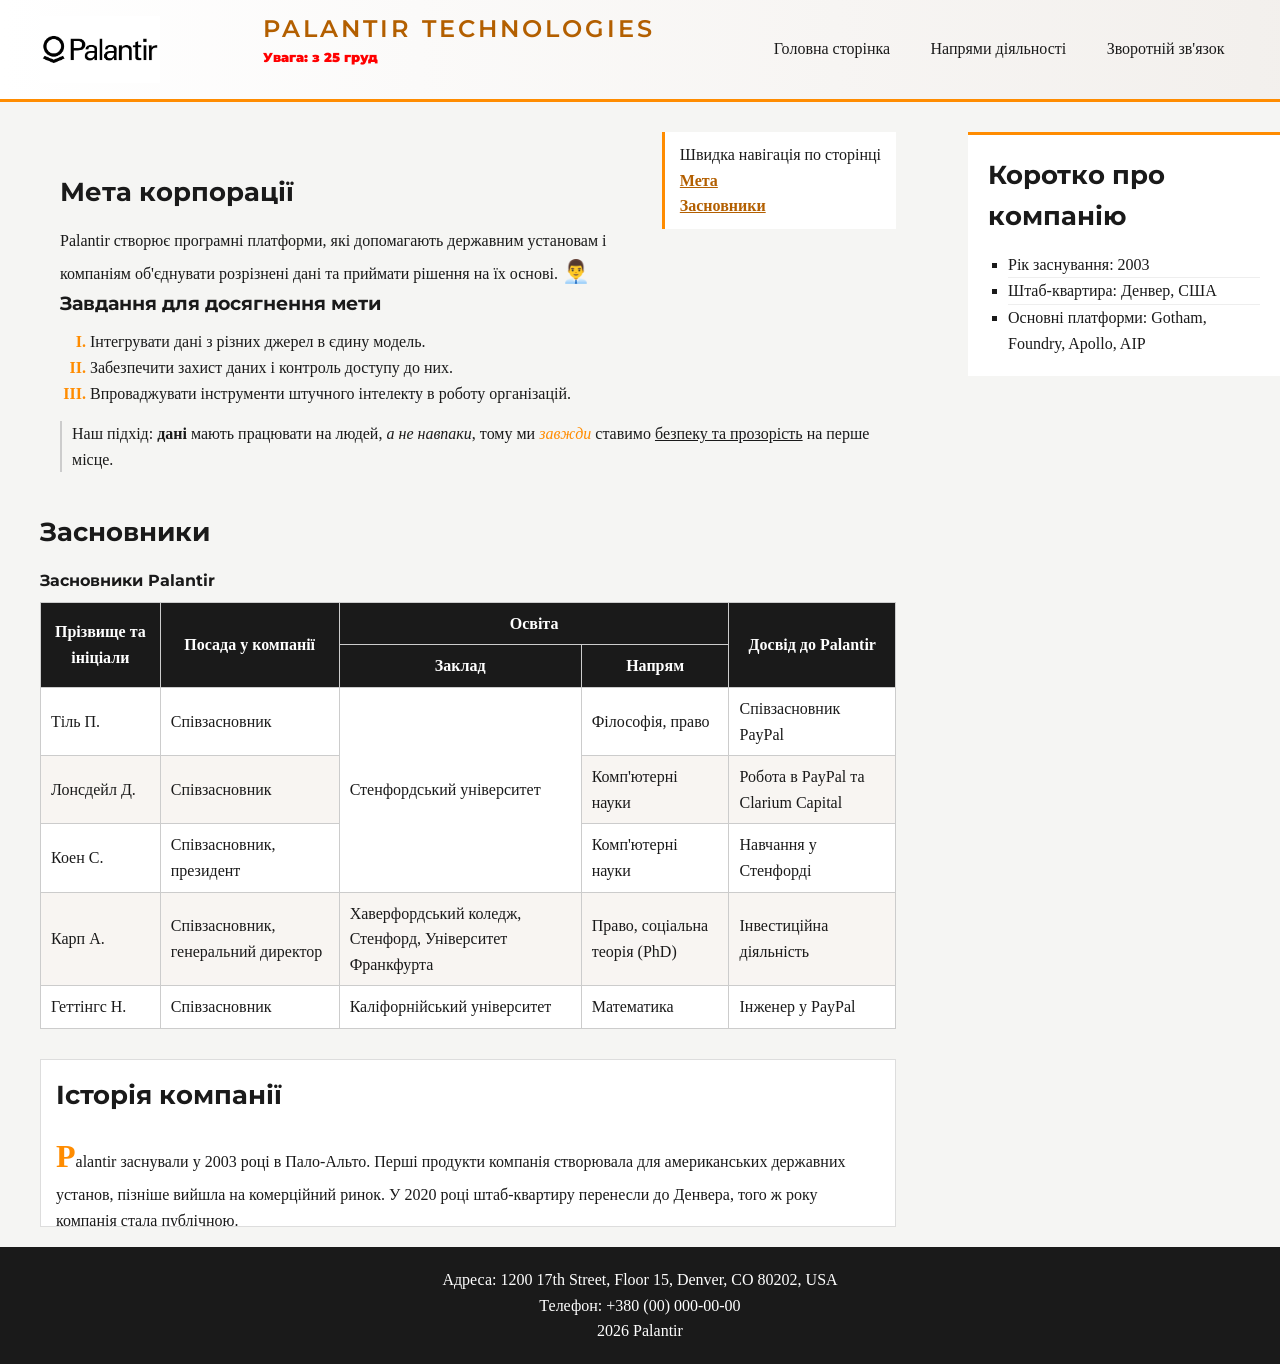
<file: index.html>
<!DOCTYPE html>
<html lang="uk">
<head>
    <meta charset="UTF-8">
    <meta http-equiv="X-UA-Compatible" content="IE=edge">
    <meta name="viewport" content="width=device-width, initial-scale=1.0">
    <title>Palantir - Головна</title>

    <link rel="stylesheet" href="css/style.css">
    <link rel="stylesheet" href="css/index.css">
    <link rel="stylesheet" href="css/lab4.css">
    <link rel="stylesheet" href="css/lab5.css">
    <script src="js/script.js" defer></script>

    <style>

        header h1 {
            color: #b35f00;
        }
    </style>
</head>

<body>

    <header>
        <img src="assets/palantir_logo.png" alt="Palantir Logo" width="300" height="180">

        <div class="title">
            <h1>Palantir Technologies</h1>
            <p id="notice"></p>
        </div>

        <nav>
            <ul>
                <li><a href="index.html">Головна сторінка</a></li>
                <li><a href="directions.html">Напрями діяльності</a></li>
                <li><a href="feedback.html">Зворотній зв'язок</a></li>
            </ul>
        </nav>
    </header>

    <main>
        <p>
            Швидка навігація по сторінці<br>
            <a href="#mission">Мета</a><br>
            <a href="#founders">Засновники</a>
        </p>

        <section id="mission">
            <h2>Мета корпорації</h2>
            <p>
                Palantir створює програмні платформи, які допомагають державним установам
                і компаніям об'єднувати розрізнені дані та приймати рішення на їх основі.
            </p>

            <h3>Завдання для досягнення мети</h3>
            <ol type="I">
                <li>Інтегрувати дані з різних джерел в єдину модель.</li>
                <li>Забезпечити захист даних і контроль доступу до них.</li>
                <li>Впроваджувати інструменти штучного інтелекту в роботу організацій.</li>
            </ol>

            <p>
                <span>Наш підхід:</span> <b>дані</b> мають працювати на людей,
                <i>а не навпаки</i>, тому ми <em>завжди</em> ставимо
                <u>безпеку та прозорість</u> на перше місце.
            </p>
        </section>

        <section id="founders">
            <h2>Засновники</h2>
            <table border="1">
                <caption>Засновники Palantir</caption>
                <thead>
                    <tr>
                        <th rowspan="2">Прізвище та ініціали</th>
                        <th rowspan="2">Посада у компанії</th>
                        <th colspan="2">Освіта</th>
                        <th rowspan="2">Досвід до Palantir</th>
                    </tr>
                    <tr>
                        <th>Заклад</th>
                        <th>Напрям</th>
                    </tr>
                </thead>

                <tbody>
                    <tr>
                        <td>Тіль П.</td>
                        <td>Співзасновник</td>
                        <td rowspan="3">Стенфордський університет</td>
                        <td>Філософія, право</td>
                        <td>Співзасновник PayPal</td>
                    </tr>
                    <tr>
                        <td>Лонсдейл Д.</td>
                        <td>Співзасновник</td>
                        <td>Комп'ютерні науки</td>
                        <td>Робота в PayPal та Clarium Capital</td>
                    </tr>
                    <tr>
                        <td>Коен С.</td>
                        <td>Співзасновник, президент</td>
                        <td>Комп'ютерні науки</td>
                        <td>Навчання у Стенфорді</td>
                    </tr>
                    <tr>
                        <td>Карп А.</td>
                        <td>Співзасновник, генеральний директор</td>
                        <td>Хаверфордський коледж, Стенфорд, Університет Франкфурта</td>
                        <td>Право, соціальна теорія (PhD)</td>
                        <td>Інвестиційна діяльність</td>
                    </tr>
                    <tr>
                        <td>Геттінгс Н.</td>
                        <td>Співзасновник</td>
                        <td>Каліфорнійський університет</td>
                        <td>Математика</td>
                        <td>Інженер у PayPal</td>
                    </tr>
                </tbody>

            </table>
        </section>

        <article>
            <h2>Історія компанії</h2>
            <p>
                Palantir заснували у 2003 році в Пало-Альто. Перші продукти компанія
                створювала для американських державних установ, пізніше вийшла
                на комерційний ринок. У 2020 році штаб-квартиру перенесли до Денвера,
                того ж року компанія стала публічною.
            </p>
            <p>
                Детальніше:
                <a href="https://www.palantir.com/" target="_blank">офіційний сайт Palantir</a>,
                <a href="https://uk.wikipedia.org/wiki/Palantir_Technologies" target="_blank">стаття у Вікіпедії</a>.
            </p>
        </article>
    </main>

    <aside>
        <h2>Коротко про компанію</h2>
        <ul>
            <li>Рік заснування: 2003</li>
            <li>Штаб-квартира: Денвер, США</li>
            <li>Основні платформи: Gotham, Foundry, Apollo, AIP</li>
        </ul>
    </aside>

    <footer>
        <address>
            Адреса: 1200 17th Street, Floor 15, Denver, CO 80202, USA<br>
            Телефон: +380 (00) 000-00-00
        </address>
        <p> 2026 Palantir </p>
    </footer>

</body>
</html>
</file>
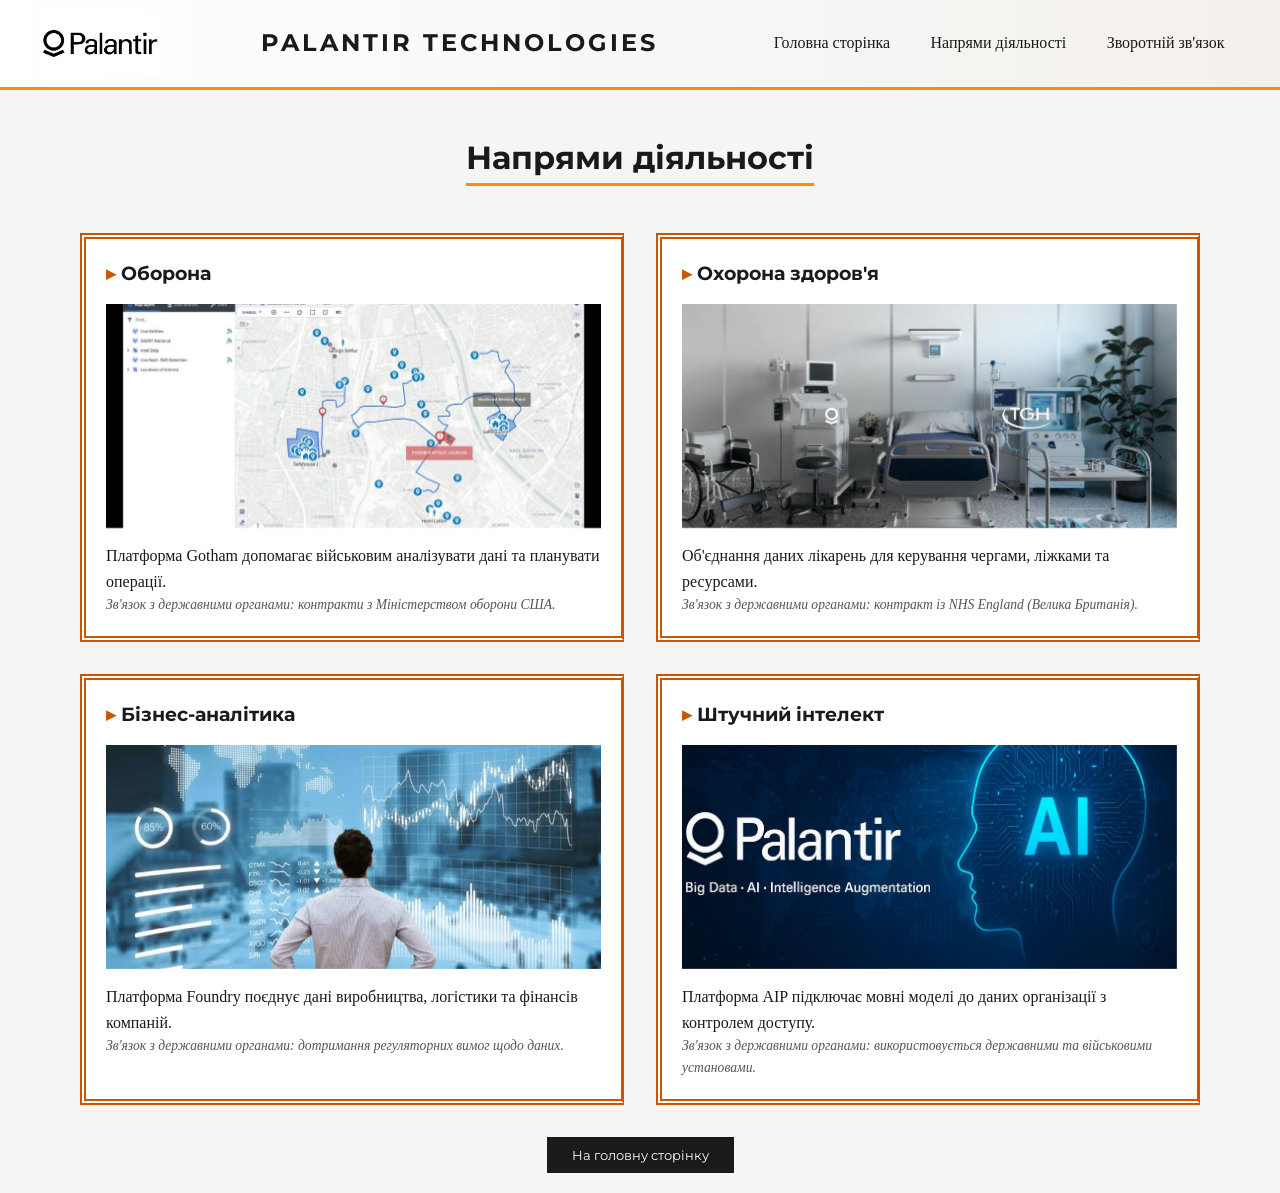
<file: directions.html>
<!DOCTYPE html>
<html lang="uk">
<head>
    <meta charset="UTF-8">
    <meta http-equiv="X-UA-Compatible" content="IE=edge">
    <meta name="viewport" content="width=device-width, initial-scale=1.0">
    <title>Palantir - Напрями діяльності</title>

    <link rel="stylesheet" href="css/style.css">
    <link rel="stylesheet" href="css/directions.css">
    <link rel="stylesheet" href="css/lab4.css">
    <link rel="stylesheet" href="css/lab5.css">
    <script src="js/script.js" defer></script>

    <style>

        main > h2 {
            font-size: 2rem;
            border-bottom: 3px solid darkorange;
        }
    </style>
</head>

<body>

    <header>
        <img src="assets/palantir_logo.png" alt="Palantir Logo" width="300" height="180">

        <h1>Palantir Technologies</h1>

        <nav>
            <ul>
                <li><a href="index.html">Головна сторінка</a></li>
                <li><a href="directions.html">Напрями діяльності</a></li>
                <li><a href="feedback.html">Зворотній зв'язок</a></li>
            </ul>
        </nav>
    </header>

    <main id="directions">
        <h2>Напрями діяльності</h2>

        <article>
            <h3>Оборона</h3>
            <figure>
                <img src="assets/gotham.jpg" tabindex="0" alt="Напрям: оборона" width="500" height="300">
            </figure>
            <p>Платформа Gotham допомагає військовим аналізувати дані та планувати операції.</p>
            <p class="gov">Зв'язок з державними органами: контракти з Міністерством оборони США.</p>
        </article>

        <article>
            <h3>Охорона здоров'я</h3>
            <figure>
                <img src="assets/health.jpg" tabindex="0" alt="Напрям: охорона здоров'я" width="500" height="300">
            </figure>
            <p>Об'єднання даних лікарень для керування чергами, ліжками та ресурсами.</p>
            <p class="gov">Зв'язок з державними органами: контракт із NHS England (Велика Британія).</p>
        </article>

        <article>
            <h3>Бізнес-аналітика</h3>
            <figure>
                <img loading="lazy" src="assets/analytics.jpg" tabindex="0" alt="Напрям: бізнес-аналітика" width="500" height="300">
            </figure>
            <p>Платформа Foundry поєднує дані виробництва, логістики та фінансів компаній.</p>
            <p class="gov">Зв'язок з державними органами: дотримання регуляторних вимог щодо даних.</p>
        </article>

        <article>
            <h3>Штучний інтелект</h3>
            <figure>
                <img loading="lazy" src="assets/ai.jpg" tabindex="0" alt="Напрям: штучний інтелект" width="500" height="300">
            </figure>
            <p>Платформа AIP підключає мовні моделі до даних організації з контролем доступу.</p>
            <p class="gov">Зв'язок з державними органами: використовується державними та військовими установами.</p>
        </article>

        <form action="index.html">
            <button type="submit" onclick="return confirmHome()">На головну сторінку</button>
        </form>
    </main>

</body>
</html>
</file>
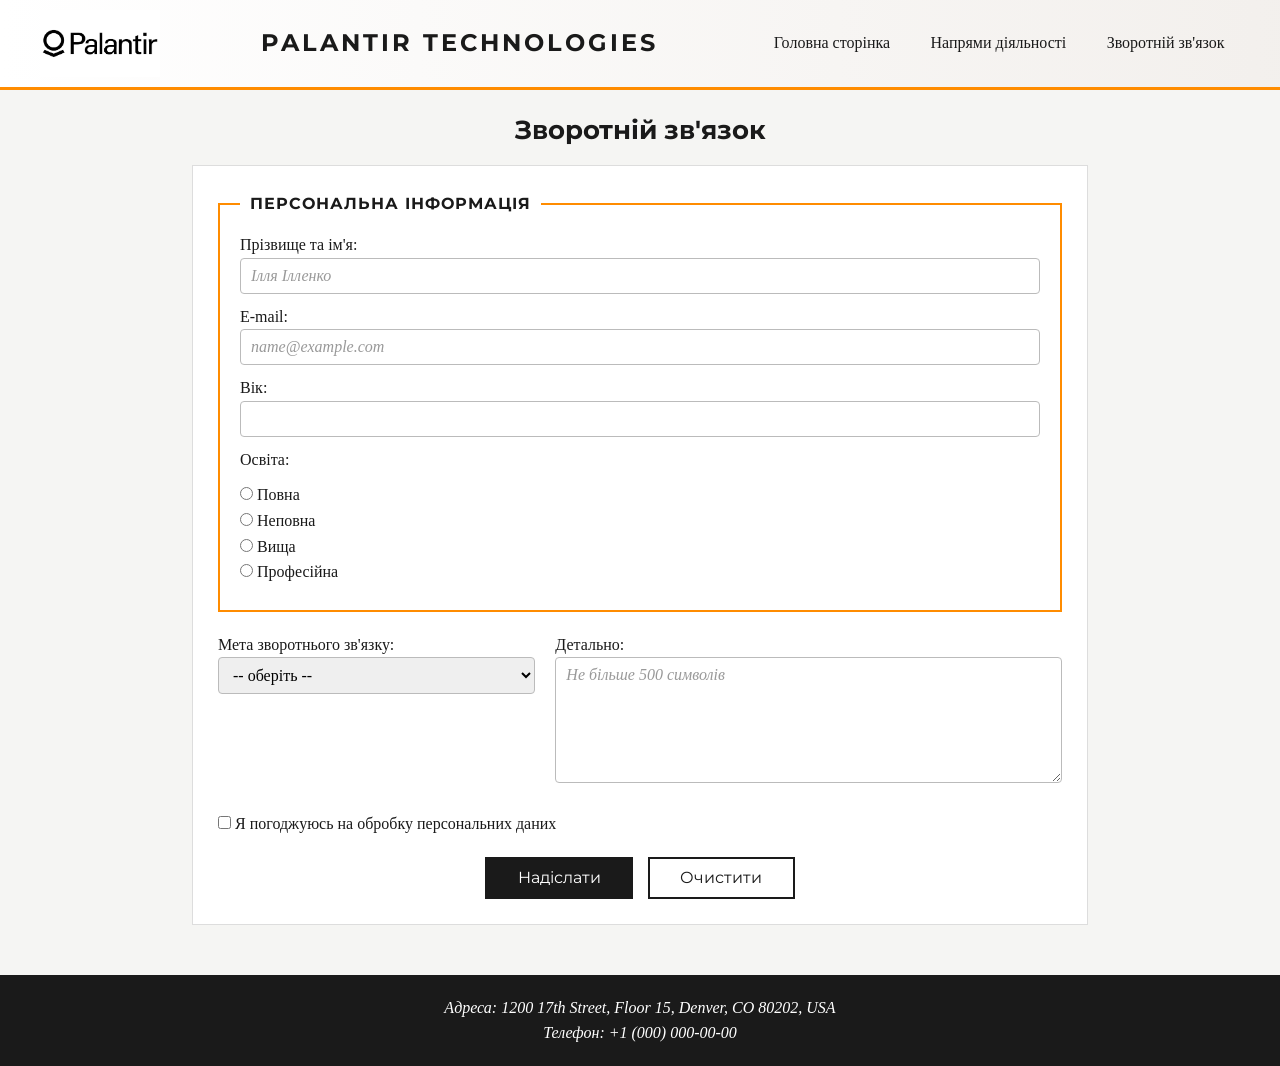
<file: feedback.html>
<!DOCTYPE html>
<html lang="uk">
<head>
    <meta charset="UTF-8">
    <meta http-equiv="X-UA-Compatible" content="IE=edge">
    <meta name="viewport" content="width=device-width, initial-scale=1.0">
    <title>Palantir - Зворотній зв'язок</title>

    <link rel="stylesheet" href="css/style.css">
    <link rel="stylesheet" href="css/feedback.css">
    <link rel="stylesheet" href="css/lab4.css">
    <link rel="stylesheet" href="css/lab5.css">
    <script src="js/script.js" defer></script>

    <style>

        legend {
            text-transform: uppercase;
            letter-spacing: 1px;
        }
    </style>
</head>
<body>

    <header>
        <img src="assets/palantir_logo.png" alt="Логотип Palantir" width="300" height="180">
        <h1>Palantir Technologies</h1>
        <nav>
            <ul>
                <li><a href="index.html">Головна сторінка</a></li>
                <li><a href="directions.html">Напрями діяльності</a></li>
                <li><a href="feedback.html">Зворотній зв'язок</a></li>
            </ul>
        </nav>
    </header>

    <main>
        <h2>Зворотній зв'язок</h2>

        <form action="#" method="post">

            <fieldset>
                <legend>Персональна інформація</legend>

                <p>
                    <label for="fullname">Прізвище та ім'я:</label><br>
                    <input type="text" id="fullname" name="fullname" placeholder="Ілля Ілленко" required>
                </p>

                <p>
                    <label for="email">E-mail:</label><br>
                    <input type="email" id="email" name="email" placeholder="name@example.com" required>
                </p>

                <p>
                    <label for="age">Вік:</label><br>
                    <input type="number" id="age" name="age" min="14" max="100" required>
                </p>

                <p>Освіта:</p>
                <p>
                    <input type="radio" id="edu-full" name="education" value="full" required>
                    <label for="edu-full">Повна</label><br>

                    <input type="radio" id="edu-incomplete" name="education" value="incomplete">
                    <label for="edu-incomplete">Неповна</label><br>

                    <input type="radio" id="edu-higher" name="education" value="higher">
                    <label for="edu-higher">Вища</label><br>

                    <input type="radio" id="edu-professional" name="education" value="professional">
                    <label for="edu-professional">Професійна</label>
                </p>
            </fieldset>

            <p class="field-purpose">
                <label for="purpose">Мета зворотнього зв'язку:</label><br>
                <select id="purpose" name="purpose" required>
                    <option value="">-- оберіть --</option>
                    <option value="cooperation">Співпраця</option>
                    <option value="ip-complaint">Скарга на порушення права власності</option>
                    <option value="proposal">Пропозиція</option>
                    <option value="bug">Наявність помилки</option>
                </select>
            </p>

            <p class="field-details">
                <label for="details">Детально:</label><br>
                <textarea id="details" name="details" rows="6" cols="50" maxlength="500"
                          placeholder="Не більше 500 символів"></textarea>
            </p>

            <p class="field-consent">
                <input type="checkbox" id="consent" name="consent" required>
                <label for="consent">Я погоджуюсь на обробку персональних даних</label>
            </p>

            <p class="field-actions">
                <button type="submit">Надіслати</button>
                <button type="reset">Очистити</button>
            </p>

        </form>
    </main>

    <footer>
        <address>
            Адреса: 1200 17th Street, Floor 15, Denver, CO 80202, USA<br>
            Телефон: +1 (000) 000-00-00
        </address>
    </footer>

</body>
</html>
</file>
<file: css/style.css>
@import url("https://fonts.googleapis.com/css2?family=Montserrat:wght@400;600;700;900&display=swap");

* {
    margin: 0;
    padding: 0;
    box-sizing: border-box;
}

body {
    font-family: "Times New Roman", Times, serif;
    font-size: 100%;
    line-height: 1.6;
    color: #1a1a1a;
    background-color: rgb(245, 245, 243);
}

h1, h2, h3, legend, caption {
    font-family: "Montserrat", "Trebuchet MS", sans-serif;
    font-weight: 700;
}

h2 {
    font-size: 1.6rem;
    margin-bottom: 15px;
}

header {
    display: -webkit-box;
    display: -ms-flexbox;
    display: flex;
    align-items: center;
    justify-content: space-between;
    gap: 1.25rem;
    padding: 0.6rem 2.5rem;
    background: -webkit-linear-gradient(left, white, hsl(30, 20%, 94%));
    background: linear-gradient(to right, white, hsl(30, 20%, 94%));
    border-bottom: 3px solid darkorange;
}

header > img {
    width: 7.5rem;
    height: auto;
}

header h1 {
    font-size: 1.5rem;
    letter-spacing: 0.125em;
    text-transform: uppercase;
}

nav ul {
    display: flex;
    gap: 0.6rem;
    list-style-type: none;
}

nav a {
    display: inline-block;
    padding: 0.5rem 0.9rem;
    color: #1a1a1a;
    text-decoration: none;
    border: 1px solid transparent;
    border-radius: 4px;

    transition: background-color 0.3s ease, color 0.3s ease, box-shadow 0.3s ease, border-color 0.3s ease;
}

nav a:hover {
    background-color: darkorange;
    color: white;
    box-shadow: 0 4px 10px rgba(0, 0, 0, 0.2);
    border-color: #b35f00;
}

nav a:focus {
    outline: 2px dashed darkorange;
}

main {
    padding: 1.25rem 2.5rem;
}

footer {
    padding: 1.25rem 2.5rem;
    background-color: #1a1a1a;
    color: white;
    text-align: center;
}

::-moz-selection {
    background-color: darkorange;
    color: white;
}

::selection {
    background-color: darkorange;
    color: white;
}

nav, main, article, aside, section, footer, figure, figcaption, address {
    display: block;
}
</file>
<file: css/index.css>
body {
    display: grid;
    grid-template-columns: 3fr 1fr;
    grid-template-areas:
        "main  aside"
        "foot  foot";
    column-gap: 2rem;
    padding-top: 7rem;
}

header {
    position: absolute;
    top: 0;
    left: 0;
    width: 100%;
    z-index: 10;
}

main   { grid-area: main; }
aside  { grid-area: aside; }
footer { grid-area: foot; }

main > p:first-child {
    float: right;
    margin: 0 0 15px 20px;
    padding: 10px 15px;
    border-left: 3px solid darkorange;
    background-color: white;
}

a[href^="#"] {
    color: #b35f00;
    font-weight: 700;
}

#mission {
    margin: 40px 20px;
    padding: 0;
}

#mission > p:first-of-type::after {
    content: " 👨‍💼";
    font-size: 1.4em;
}

#mission h3 + ol {
    margin: 10px 0 15px 30px;
}

#mission li::marker {
    color: darkorange;
    font-weight: 700;
}

#mission h3 ~ p {
    padding-left: 10px;
    border-left: 2px solid #ccc;
}

#mission em {
    color: darkorange;
}

#founders {
    position: relative;
    z-index: 1;
    transition: transform 0.4s ease;
}

#founders:hover {
    transform: scale(1.05);
    z-index: 5;
}

table {
    width: 100%;
    border-collapse: collapse;
    background-color: white;
}

caption {
    margin-bottom: 8px;
    text-align: left;
}

th, td {
    padding: 8px 10px;
    border: 1px solid #ccc;
}

th {
    background-color: #1a1a1a;
    color: white;
}

tbody tr:nth-child(even) {
    background-color: hsl(30, 30%, 96%);
}

article {
    margin-top: 30px;
    max-height: 10.5rem;
    overflow-y: auto;
    overflow-x: hidden;
    padding: 15px;
    background-color: white;
    border: 1px solid #ddd;
}

article {
    scrollbar-width: thin;
    scrollbar-color: darkorange #eee;
}

article::-webkit-scrollbar {
    width: 8px;
}

article::-webkit-scrollbar-track {
    background-color: #eee;
}

article::-webkit-scrollbar-thumb {
    background-color: darkorange;
    border-radius: 4px;
}

article p:first-of-type::first-letter {
    font-size: 2em;
    font-weight: 700;
    color: darkorange;
}

a[href*="wikipedia"] {
    color: steelblue;
}

a[target]::after {
    content: " ↗";
}

aside {
    position: -webkit-sticky;
    position: sticky;
    top: 1.25rem;
    align-self: start;
    margin-top: 20px;
    padding: 20px;
    background-color: white;
    border-top: 3px solid darkorange;
}

aside li:not(:last-child) {
    border-bottom: 1px solid #eee;
}

aside ul {
    list-style-type: square;
    padding-left: 20px;
}

address {
    font-style: normal;
    transition: text-shadow 0.5s ease 2s;
}

address:hover {
    text-shadow: 2px 2px 4px darkorange;
}

@media (max-width: 800px) {
    body {
        grid-template-columns: 1fr;
        grid-template-areas:
            "main"
            "aside"
            "foot";
        padding-top: 11rem;
    }

    header {
        flex-direction: column;
    }
}

header h1 {
    font-weight: 600;
}

.title {
    max-width: 30rem;
}

#notice {
    min-height: 3.2em;
    font-family: "Montserrat", sans-serif;
    font-size: 0.8rem;
    font-weight: 900;
    line-height: 1.6;
    color: red;
}
</file>
<file: css/lab4.css>
.modal {
    position: fixed;
    top: 0;
    right: 0;
    bottom: 0;
    left: 0;
    z-index: 100;
    display: flex;
    align-items: center;
    justify-content: center;
    background-color: rgba(0, 0, 0, 0.6);
}

.modal-box {
    width: 90%;
    max-width: 29rem;
    padding: 25px;
    background-color: white;
    border-top: 4px solid #cc5500;
}

.modal-box input {
    width: 100%;
    margin: 12px 0 6px;
    padding: 8px 10px;
    font-size: 1rem;
    border: 1px solid #bbb;
}

.modal-error {
    min-height: 1.4em;
    margin-bottom: 8px;
    color: red;
    font-size: 0.9em;
}

.flip {
    height: 14rem;
    -webkit-perspective: 1000px;
    perspective: 1000px;
}

.flip-inner {
    position: relative;
    height: 100%;
    -webkit-transition: -webkit-transform 0.6s;
    transition: transform 0.6s;
    -webkit-transform-style: preserve-3d;
    transform-style: preserve-3d;
}

.flip:hover .flip-inner,
.flip.flipped .flip-inner {
    -webkit-transform: rotateY(180deg);
    transform: rotateY(180deg);
}

.flip-front,
.flip-back {
    position: absolute;
    top: 0;
    right: 0;
    bottom: 0;
    left: 0;
    -webkit-backface-visibility: hidden;
    backface-visibility: hidden;
}

.flip-back {
    padding: 15px;
    overflow-y: auto;
    font-size: 0.85em;
    line-height: 1.4;
    color: white;
    background-color: #1a1a1a;
    border: 3px solid darkorange;
    -webkit-transform: rotateY(180deg);
    transform: rotateY(180deg);
}

.flip-back h4 {
    margin-bottom: 8px;
    color: darkorange;
}

.flip-back ul {
    padding-left: 18px;
}

.field-details {
    position: relative;
}

textarea.hover {
    background-color: #fff3e0;
    border: 2px solid darkorange;
    box-shadow: 5px 5px 12px rgba(0, 0, 0, 0.4);
}

.tooltip {
    position: absolute;
    top: 30px;
    left: 100%;
    width: 14rem;
    margin-left: 12px;
    padding: 10px 12px;
    font-size: 0.85rem;
    line-height: 1.4;
    color: white;
    background-color: #1a1a1a;
    border-left: 3px solid darkorange;
}

@media (max-width: 1250px) {
    .tooltip {
        top: auto;
        bottom: -70px;
        left: 0;
        margin-left: 0;
        z-index: 5;
    }
}
</file>
<file: css/lab5.css>
img {
    max-width: 100%;
    height: auto;
}

table {
    max-width: 100%;
}

@media (max-width: 1024px) {
    header {
        padding: 0.6rem 1.25rem;
    }

    main,
    footer {
        padding: 1.25rem;
    }

    header h1 {
        font-size: 1.25rem;
        letter-spacing: 0.08em;
    }
}

@media (max-width: 800px) {
    header {
        position: static;
        flex-wrap: wrap;
        text-align: center;
    }

    body {
        display: block;
        padding-top: 0;
    }

    nav ul {
        flex-wrap: wrap;
        justify-content: center;
    }

    .title {
        max-width: 100%;
    }

    aside {
        position: static;
    }
}

@media (max-width: 576px) {
    main,
    footer {
        padding: 1rem 0.75rem;
    }

    header h1 {
        font-size: 1.05rem;
    }

    h2 {
        font-size: 1.3rem;
    }

    table {
        display: block;
        overflow-x: auto;
    }

    form {
        padding: 1rem;
    }

    fieldset,
    .field-purpose,
    .field-details {
        flex-basis: 100%;
    }

    button {
        width: 100%;
        margin-bottom: 0.5rem;
    }

    .tooltip {
        position: static;
        width: auto;
        margin: 0.4rem 0 0;
    }

    .modal-box {
        padding: 1rem;
    }

    #founders:hover {
        transform: none;
    }
}

@media (hover: none) {
    #founders:hover {
        transform: none;
    }
}

@media (min-width: 1600px) {
    body {
        font-size: 112.5%;
    }
}
</file>
<file: css/directions.css>
body {
    padding-top: 7rem;
}

header {
    position: fixed;
    top: 0;
    left: 0;
    width: 100%;
    z-index: 10;
}

main {
    display: grid;
    grid-template-columns: repeat(2, 1fr);
    grid-auto-rows: auto;
    gap: 2rem;
    justify-content: center;
    align-items: stretch;
    max-width: 75rem;
    margin: 0 auto;
}

main > h2 {
    grid-column: 1 / -1;
    justify-self: center;
}

article {
    border: 6px double #cc5500;
    border-right: medium solid #cc5500;
    padding: 20px;
    background-color: white;
    align-self: stretch;
    justify-self: stretch;
}

article h3::before {
    content: "▸ ";
    color: #cc5500;
}

figure {
    margin: 15px 0;
}

article img {
    display: block;
    width: 100%;
    height: 14rem;
    -o-object-fit: cover;
    object-fit: cover;
    cursor: pointer;
}

@keyframes saturate-up {
    from {
        filter: saturate(100%);
    }
    to {
        filter: saturate(200%);
    }
}

article img:focus {
    animation-name: saturate-up;
    animation-duration: 1s;
    animation-timing-function: ease-in-out;
    animation-iteration-count: 1;
    animation-fill-mode: forwards;
    outline: 3px solid darkorange;
}

.gov {
    font-weight: 300;
    font-size: 0.85em;
    font-style: italic;
    color: #555;
}

a:active {
    color: darkgreen;
}

nav a:active {
    color: darkgreen;
    background-color: white;
}

main > form {
    grid-column: 1 / -1;
    justify-self: center;
}

button {
    padding: 10px 25px;
    font-family: "Montserrat", sans-serif;
    background-color: #1a1a1a;
    color: white;
    border: none;
    cursor: pointer;
    transition: background-color 0.3s;
}

button:hover {
    background-color: darkorange;
}

@media (max-width: 800px) {
    main {
        grid-template-columns: 1fr;
    }

    body {
        padding-top: 11rem;
    }

    header {
        flex-direction: column;
    }
}
</file>
<file: css/feedback.css>
main > h2 {
    text-align: center;
}

form {
    display: flex;
    flex-flow: row wrap;
    justify-content: space-between;
    align-items: flex-start;
    align-content: flex-start;
    gap: 1.25rem;
    max-width: 56rem;
    margin: 0 auto;
    padding: 25px;
    background-color: white;
    border: 1px solid #ddd;
}

fieldset {
    order: 1;
    flex-grow: 1;
    flex-shrink: 1;
    flex-basis: 100%;
    padding: 15px 20px;
    border: 2px solid darkorange;
}

legend {
    padding: 0 10px;
}

fieldset p {
    margin-bottom: 10px;
}

.field-purpose {
    order: 2;
    flex: 1 1 15rem;
    align-self: flex-start;
}

.field-details {
    order: 3;
    flex: 2 1 22rem;
    align-self: stretch;
}

.field-consent {
    order: 4;
    flex-basis: 100%;
}

.field-actions {
    order: 5;
    flex-basis: 100%;
    display: flex;
    justify-content: center;
    gap: 15px;
    align-self: center;
}

input[type="text"],
input[type="email"],
input[type="number"],
select,
textarea {
    width: 100%;
    padding: 8px 10px;
    font-family: inherit;
    font-size: 1rem;
    border: 1px solid #bbb;
    border-radius: 4px;
    transition: border-color 0.3s, box-shadow 0.3s;
}

input:focus,
select:focus,
textarea:focus {
    outline: none;
    border-color: darkorange;
    box-shadow: 0 0 6px rgba(255, 140, 0, 0.5);
}

textarea {
    resize: vertical;
}

::placeholder {
    color: #999;
    font-style: italic;
}

input[type="radio"]:checked + label {
    font-weight: 700;
    color: #b35f00;
}

button {
    padding: 0.6rem 1.9rem;
    font-family: "Montserrat", sans-serif;
    font-size: 1rem;
    border: 2px solid #1a1a1a;
    cursor: pointer;
    transition: background-color 0.3s, color 0.3s, transform 0.2s;
}

button[type="submit"] {
    background-color: #1a1a1a;
    color: white;
}

button[type="reset"] {
    background-color: white;
    color: #1a1a1a;
}

button:hover {
    background-color: darkorange;
    color: white;
    transform: translateY(-2px);
}

button:active {
    transform: translateY(1px);
}

footer {
    margin-top: 30px;
}
</file>
